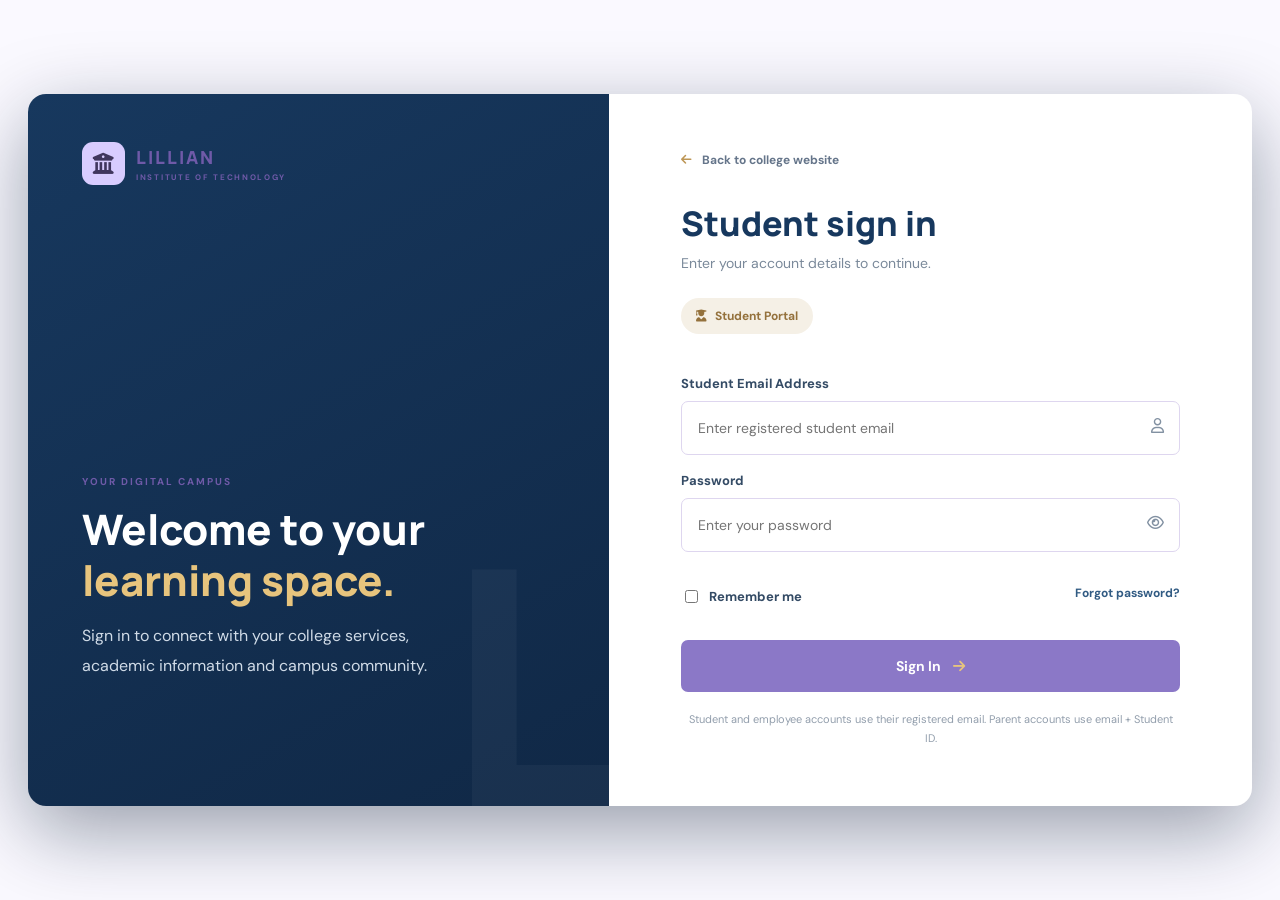
<file: login.html>
<!DOCTYPE html>
<html lang="en">
<head>
  <meta charset="UTF-8">
  <meta name="viewport" content="width=device-width, initial-scale=1.0">
  <title>Portal Login | Lillian Institute of Technology</title>
  <link rel="stylesheet" href="https://cdnjs.cloudflare.com/ajax/libs/font-awesome/6.5.0/css/all.min.css">
  <link rel="preconnect" href="https://fonts.googleapis.com">
  <link rel="preconnect" href="https://fonts.gstatic.com" crossorigin>
  <link href="https://fonts.googleapis.com/css2?family=DM+Sans:wght@400;500;600;700&family=Manrope:wght@600;700;800&display=swap" rel="stylesheet">
  <style>
    *{box-sizing:border-box}
    body{margin:0;min-height:100vh;font-family:'DM Sans',sans-serif;color:#1b2e46;background:linear-gradient(115deg,rgba(9,29,53,.94),rgba(20,56,91,.78)),url('https://images.unsplash.com/photo-1562774053-701939374585?auto=format&fit=crop&w=1800&q=85') center/cover fixed;display:flex;align-items:center;justify-content:center;padding:28px}
    .login-shell{width:min(1260px,100%);min-height:680px;display:grid;grid-template-columns:.95fr 1.05fr;background:#fff;border-radius:18px;overflow:hidden;box-shadow:0 25px 80px #06172d66}
    .welcome-panel{padding:48px 54px;background:linear-gradient(150deg,#17385e,#102846);color:#fff;display:flex;flex-direction:column;justify-content:space-between;position:relative;overflow:hidden}
    .welcome-panel:after{content:'L';position:absolute;right:-15px;bottom:-100px;font:800 330px 'Manrope';color:#ffffff0a}
    .brand{display:flex;align-items:center;gap:11px;position:relative;z-index:1;color:#fff;text-decoration:none}.brand-mark{width:43px;height:43px;border-radius:11px;background:#ffffff16;color:#e7c47d;display:grid;place-items:center;font-size:21px}.brand strong{display:block;font:800 18px 'Manrope';letter-spacing:2px}.brand small{display:block;font-size:8px;letter-spacing:1.7px;font-weight:700;margin-top:3px}
    .welcome-copy{position:relative;z-index:1;margin:60px 0}.eyebrow{font-size:10px;letter-spacing:2px;color:#e7c47d;font-weight:700}.welcome-copy h1{font:800 42px/1.2 'Manrope';margin:16px 0}.welcome-copy h1 em{font-style:normal;color:#e7c47d}.welcome-copy p{font-size:16px;line-height:1.9;color:#d0dbe7;max-width:390px}
    .form-panel{padding:58px 72px;display:flex;flex-direction:column;justify-content:center}.back{font-size:12px;font-weight:700;color:#65758a;text-decoration:none;margin-bottom:32px}.back i{margin-right:7px;color:#bd9655}.form-panel h2{font:800 34px 'Manrope';color:#17385e;margin:0 0 8px}.subtitle{font-size:14px;color:#7a899a;margin:0 0 26px}.role-pill{display:inline-flex;align-items:center;gap:8px;background:#f5f0e6;color:#94713c;border-radius:30px;padding:10px 15px;font-size:12px;font-weight:700;text-transform:capitalize;width:max-content;margin-bottom:24px}
    label{display:block;font-size:13px;font-weight:700;color:#344b65;margin:17px 0 9px}.field{position:relative}.field input{width:100%;padding:17px 44px 17px 16px;border:1px solid #dce3eb;border-radius:7px;font:14px 'DM Sans';outline:none}.field input:focus{border-color:#416a94;box-shadow:0 0 0 3px #17385e12}.field i{position:absolute;right:16px;top:17px;color:#8291a2;font-size:15px}.field .toggle{cursor:pointer}
    .form-options{display:flex;justify-content:space-between;align-items:center;margin:18px 0 25px;font-size:12px;color:#718096}.remember{display:flex;align-items:center;gap:8px}.remember input{accent-color:#17385e}.form-options a{color:#315b83;text-decoration:none;font-weight:700}.submit{width:100%;padding:17px;border:0;border-radius:7px;background:#17385e;color:#fff;font:700 14px 'DM Sans';cursor:pointer}.submit:hover{background:#244e78}.submit:disabled{opacity:.7;cursor:wait}.submit i{margin-left:9px;color:#e7c47d}.demo-note{font-size:11px;line-height:1.7;color:#929eac;text-align:center;margin:18px 0 0}.message{display:none;padding:12px 14px;background:#fff6e6;border:1px solid #f0dfbd;color:#775b2d;border-radius:7px;font-size:12px;line-height:1.6;margin-top:15px}.message.show{display:block}.message.error{background:#fff0f0;border-color:#f0caca;color:#963b3b}.message.success{background:#edf9f0;border-color:#c8e8d0;color:#246338}
    @media(max-width:760px){body{padding:12px}.login-shell{grid-template-columns:1fr}.welcome-panel{padding:25px;min-height:260px}.welcome-copy{margin:30px 0 15px}.welcome-copy h1{font-size:29px}.welcome-copy p{font-size:12px}.form-panel{padding:30px 25px}.form-panel h2{font-size:27px}.back{margin-bottom:22px}}
  </style>
<style>
/* Lillian Institute light lavender + white theme */
:root{--lavender:#e9e2ff;--lavender-strong:#d8ccff;--lavender-soft:#f6f3ff;--ink:#393052;--muted:#756d8d;--line:#e7e0f5;--accent:#8b78c7;--accent-dark:#6f5aa8;--white:#fff}
body{background:#faf9ff!important;color:var(--ink)!important}
.site-header,.login-shell,.card,.panel,.content-card,.module-card,.stat-card,.table-wrap,.chat-panel{background:#fff!important}
.topbar,footer{background:#eee9fb!important;color:#51486d!important}
.brand,.text-link,.site-header nav>a:hover,.site-header nav>a.active{color:var(--accent-dark)!important}
.brand-mark,.nav-login,.btn-gold,.chat-launcher{background:var(--lavender-strong)!important;color:#40365e!important}
.nav-login i,.eyebrow,.section-tag,.program-card>small{color:var(--accent-dark)!important}
.quick-stats,.programs-section,.departments-section,.faculty-section{background:var(--lavender-soft)!important}
.program-card,.department-card,.faculty-card{background:#fff!important;border-color:var(--line)!important}
.program-card.featured,.portal-section,.placement-band{background:linear-gradient(135deg,#e9e2ff,#dcd2fa)!important;color:var(--ink)!important;border-color:var(--lavender-strong)!important}
.program-card.featured p,.portal-inner>div:first-child>p,.portal-card small,.placement-inner>p{color:#625a79!important}
.portal-card{background:#ffffffb8!important;border-color:#d8ccf0!important;color:var(--ink)!important}
.portal-card b,.portal-inner h2,.placement-inner h2{color:var(--ink)!important}
footer .footer-grid h4,footer .footer-brand{color:var(--ink)!important}
footer .footer-grid p,footer .footer-grid a,footer .footer-grid span,.copyright{color:#6e6684!important}
.hero-shade{background:linear-gradient(90deg,rgba(48,39,78,.78),rgba(75,62,112,.52),rgba(75,62,112,.12))!important}
.chat-head{background:var(--accent-dark)!important}
.chat-input button,#lit-agent-launch{background:var(--accent)!important;color:#fff!important}
.chat-panel,.chat-body,#lit-agent-panel{border-color:var(--line)!important}
.sidebar{background:#eee9fb!important;color:#51486d!important;border-right:1px solid var(--line)!important}
.sidebar .brand,.sidebar .brand b,.sidebar a,.sidebar button{color:#51486d!important}
.sidebar .active,.sidebar a.active,.sidebar button.active{background:#ded5f7!important;color:#493d70!important}
.main,.main-content,.content,.page-content{background:#faf9ff!important}
.header,.topbar,.top-header{background:#fff!important;color:var(--ink)!important;border-bottom:1px solid var(--line)!important}
.card,.panel,.stat-card,.metric-card,.section-card,.table-container{border-color:var(--line)!important;box-shadow:0 5px 20px rgba(100,82,145,.07)!important}
button,.primary-btn,.btn-primary{background:var(--accent)!important;color:#fff!important;border-color:var(--accent)!important}
input,select,textarea{border-color:#ded6ef!important;background:#fff!important;color:var(--ink)!important}
.badge,.tag,.pill{background:#eee9fb!important;color:#62528e!important}
@media(max-width:700px){.site-header nav{background:#fff!important}}
</style>
</head>
<body>
  <div class="login-shell">
    <section class="welcome-panel">
      <a class="brand" href="index.html">
        <span class="brand-mark"><i class="fa-solid fa-building-columns"></i></span>
        <span><strong>LILLIAN</strong><small>INSTITUTE OF TECHNOLOGY</small></span>
      </a>
      <div class="welcome-copy">
        <div class="eyebrow">YOUR DIGITAL CAMPUS</div>
        <h1>Welcome to your<br><em>learning space.</em></h1>
        <p>Sign in to connect with your college services, academic information and campus community.</p>
      </div>
    </section>
    <section class="form-panel">
      <a class="back" href="index.html"><i class="fa-solid fa-arrow-left"></i> Back to college website</a>
      <h2 id="heading">Welcome back</h2>
      <p class="subtitle">Enter your account details to continue.</p>
      <div class="role-pill"><i id="roleIcon" class="fa-solid fa-user-graduate"></i><span id="roleLabel">Student Portal</span></div>
      <form id="loginForm">
        <label for="userId" id="userIdLabel">Email address</label>
        <div class="field"><input id="userId" type="email" placeholder="Enter student email" autocomplete="username" required><i class="fa-regular fa-user"></i></div>
        <div id="studentIdWrap" style="display:none">
          <label for="studentId">Student ID</label>
          <div class="field"><input id="studentId" type="text" placeholder="e.g. LIT-BE-CSE-1-001" autocomplete="off"><i class="fa-solid fa-id-card"></i></div>
        </div>
        <label for="password">Password</label>
        <div class="field"><input id="password" type="password" placeholder="Enter your password" autocomplete="current-password" required><i class="fa-regular fa-eye toggle" id="togglePassword"></i></div>
        <div class="form-options"><label class="remember"><input type="checkbox"> Remember me</label><a href="#" id="forgotLink">Forgot password?</a></div>
        <button class="submit" id="submitButton" type="submit">Sign In <i class="fa-solid fa-arrow-right"></i></button>
        <div class="message" id="message" role="alert"></div>
        <p class="demo-note">Student and employee accounts use their registered email. Parent accounts use email + Student ID.</p>
      </form>
    </section>
  </div>
  <script>
    const role = (new URLSearchParams(location.search).get('role') || 'student').toLowerCase();

    const roles = {
      student: {
        label: 'Student Portal',
        icon: 'fa-user-graduate',
        heading: 'Student sign in',
        endpoint: '/api/login',
        dashboard: '/dashboard.html?role=student'
      },
      employee: {
        label: 'Faculty & Employee Portal',
        icon: 'fa-chalkboard-user',
        heading: 'Faculty / Employee sign in',
        endpoint: '/api/employee-login',
        dashboard: '/dashboard.html?role=employee'
      },
      admin: {
        label: 'Administrator Portal',
        icon: 'fa-user-shield',
        heading: 'Administrator sign in',
        endpoint: '/api/admin-login',
        dashboard: '/?insights=1'
      },
      parent: {
        label: 'Parent Portal',
        icon: 'fa-people-roof',
        heading: 'Parent sign in',
        endpoint: '/api/parent-login',
        dashboard: '/parent-dashboard.html'
      }
    };

    const selected = roles[role] || roles.student;
    const message = document.getElementById('message');
    const button = document.getElementById('submitButton');

    document.getElementById('roleLabel').textContent = selected.label;
    document.getElementById('roleIcon').className = 'fa-solid ' + selected.icon;
    document.getElementById('heading').textContent = selected.heading;
    const userIdInput = document.getElementById('userId');
    const userIdLabel = document.getElementById('userIdLabel');
    const studentIdWrap = document.getElementById('studentIdWrap');
    if (role === 'admin') {
      userIdLabel.textContent = 'Admin Username';
      userIdInput.type = 'text'; userIdInput.placeholder = 'Enter admin username';
    } else if (role === 'employee') {
      userIdLabel.textContent = 'Employee Email Address';
      userIdInput.type = 'email'; userIdInput.placeholder = 'Enter your registered employee email';
    } else if (role === 'parent') {
      userIdLabel.textContent = 'Parent Email Address';
      userIdInput.type = 'email';
      userIdInput.placeholder = 'Enter your email address';
      studentIdWrap.style.display = 'block';
      document.getElementById('studentId').required = true;
    } else {
      userIdLabel.textContent = 'Student Email Address';
      userIdInput.type = 'email';
      userIdInput.placeholder = 'Enter registered student email';
    }

    function showMessage(text, type) {
      message.textContent = text;
      message.className = 'message show ' + (type || '');
    }

    document.getElementById('togglePassword').addEventListener('click', () => {
      const passwordInput = document.getElementById('password');
      const show = passwordInput.type === 'password';
      passwordInput.type = show ? 'text' : 'password';
      document.getElementById('togglePassword').className =
        'fa-regular ' + (show ? 'fa-eye-slash' : 'fa-eye') + ' toggle';
    });

    document.getElementById('forgotLink').addEventListener('click', event => {
      event.preventDefault();
      showMessage('Please contact the college administrator to reset your account password.', 'error');
    });

    document.getElementById('loginForm').addEventListener('submit', async event => {
      event.preventDefault();

      const enteredId = document.getElementById('userId').value.trim();
      const password = document.getElementById('password').value;
      if (role === 'parent') {
        const studentCode = document.getElementById('studentId').value.trim().toUpperCase();
        if (!/^[^\s@]+@[^\s@]+\.[^\s@]+$/.test(enteredId)) {
          showMessage('Please enter a valid parent email address.', 'error');
          return;
        }
        if (!studentCode) {
          showMessage('Please enter your child’s Student ID.', 'error');
          return;
        }
      }

      const payload = role === 'admin'
        ? {username: enteredId, password}
        : role === 'employee'
        ? {email: enteredId.toLowerCase(), password}
        : role === 'parent'
          ? {email: enteredId.toLowerCase(), student_id: document.getElementById('studentId').value.trim().toUpperCase(), password}
          : {email: enteredId.toLowerCase(), password};

      button.disabled = true;
      button.innerHTML = 'Verifying... <i class="fa-solid fa-spinner fa-spin"></i>';
      message.className = 'message';

      try {
        const response = await fetch(selected.endpoint, {
          method: 'POST',
          headers: {'Content-Type': 'application/json'},
          body: JSON.stringify(payload)
        });

        const data = await response.json();

        if (!response.ok || data.status !== 'success') {
          showMessage(data.message || 'Login failed. Please check your details.', 'error');
          return;
        }

        showMessage('Login successful. Opening your dashboard...', 'success');
        setTimeout(() => {
          window.location.href = selected.dashboard;
        }, 500);

      } catch (error) {
        showMessage('Cannot connect to the server. Please check that Flask is running.', 'error');
      } finally {
        button.disabled = false;
        button.innerHTML = 'Sign In <i class="fa-solid fa-arrow-right"></i>';
      }
    });
  </script>
</body>
</html>
</file>
